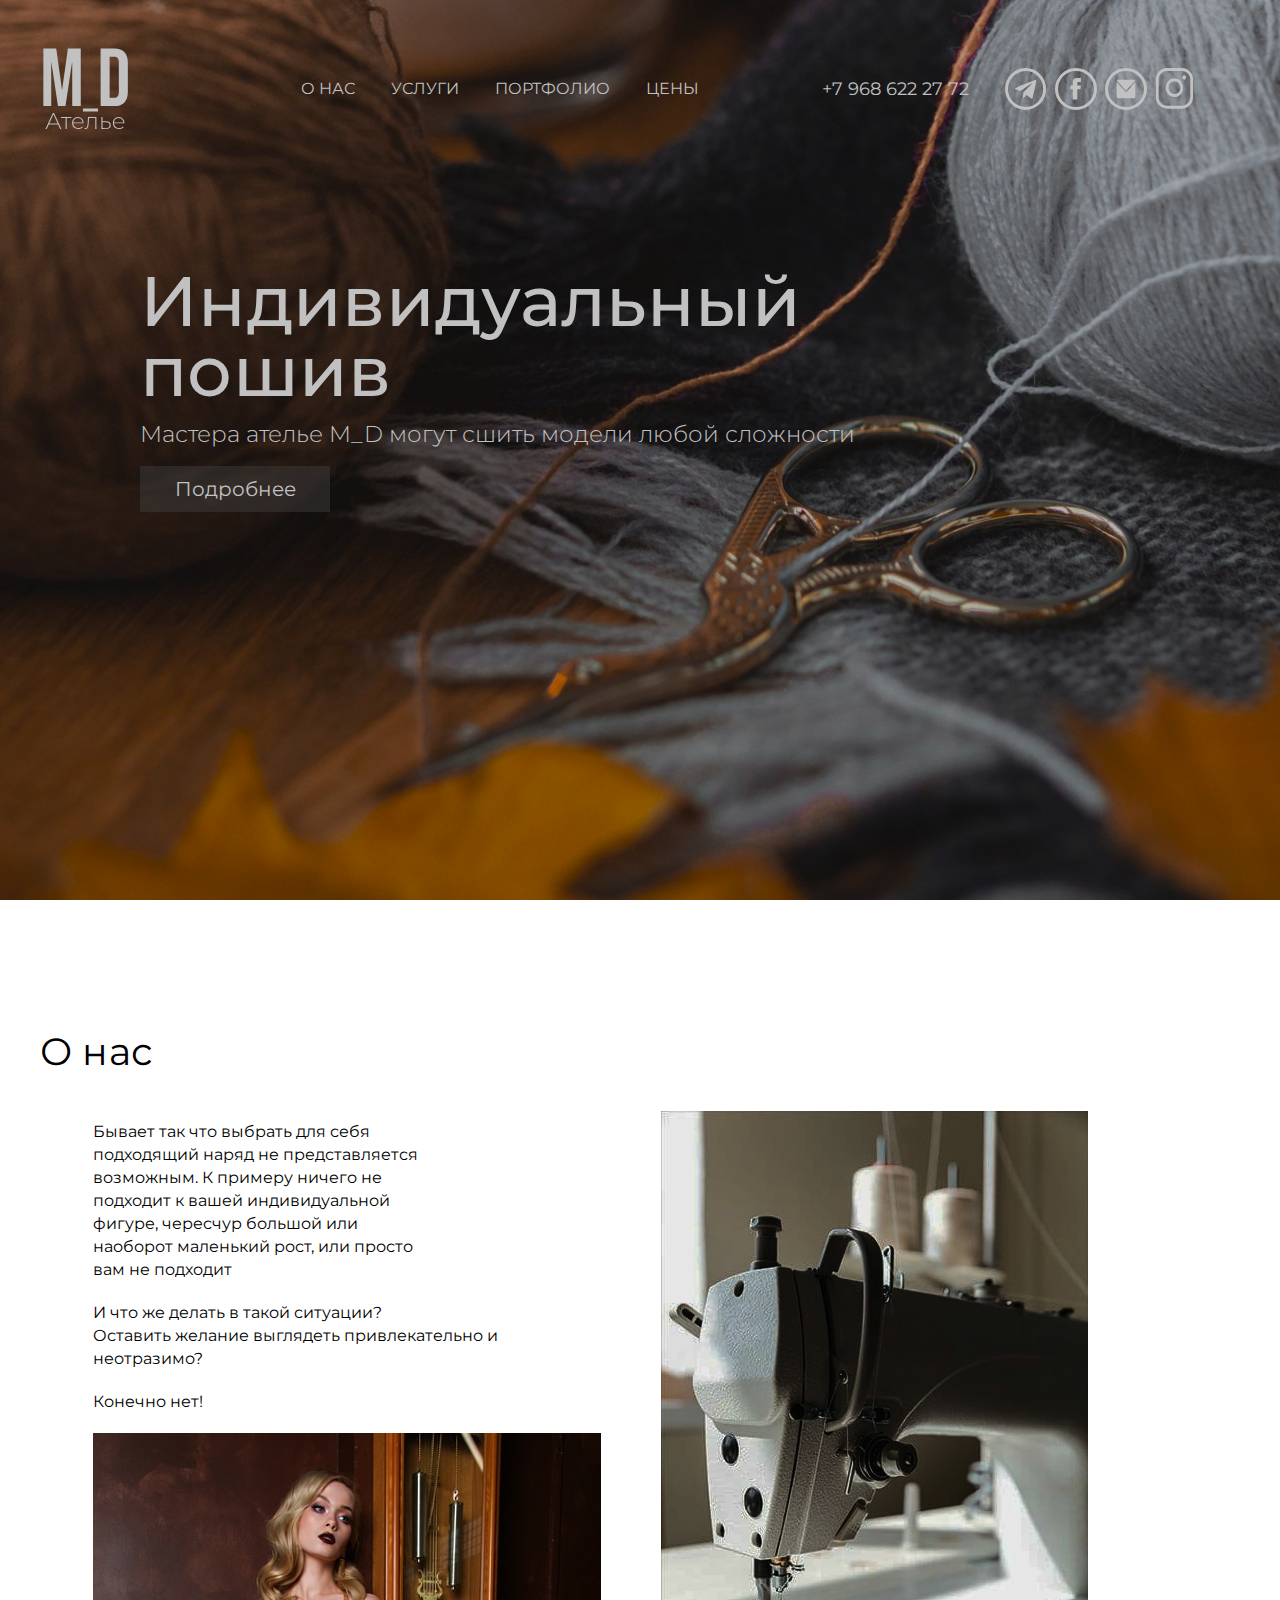
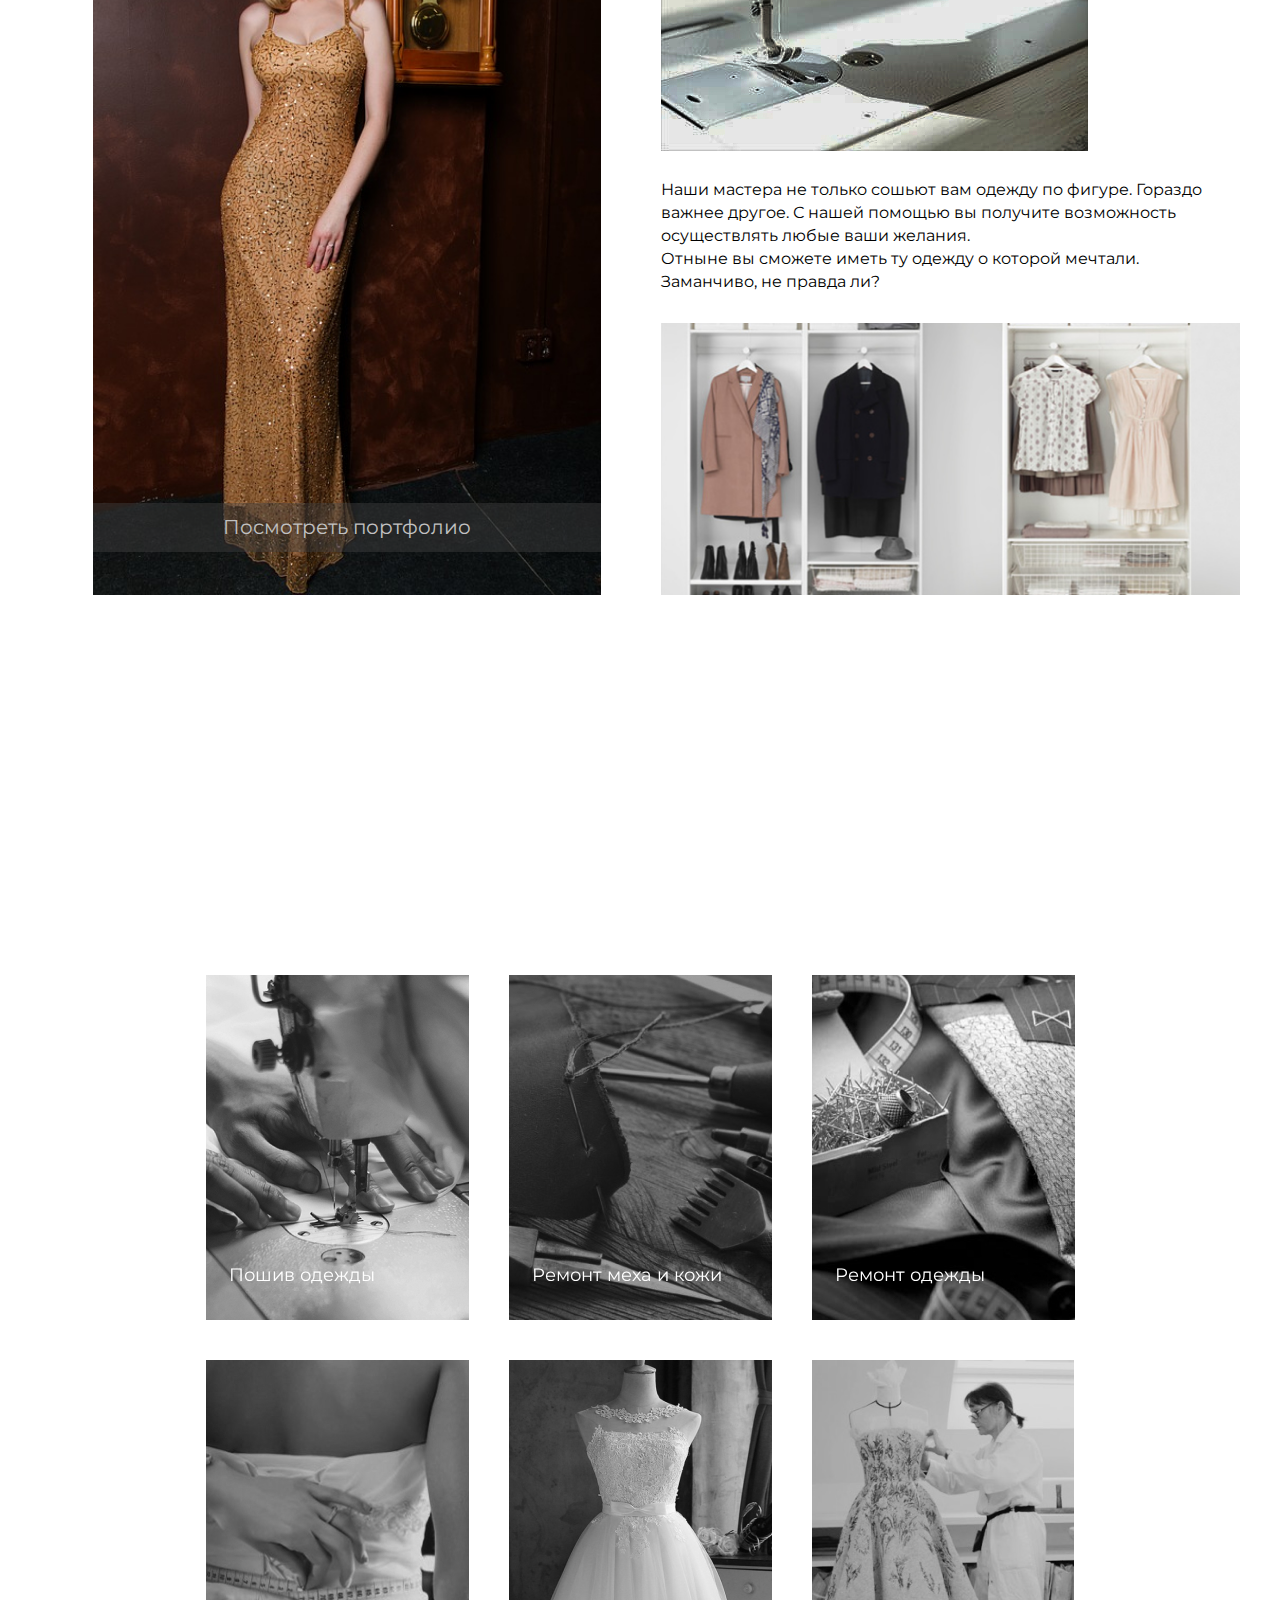
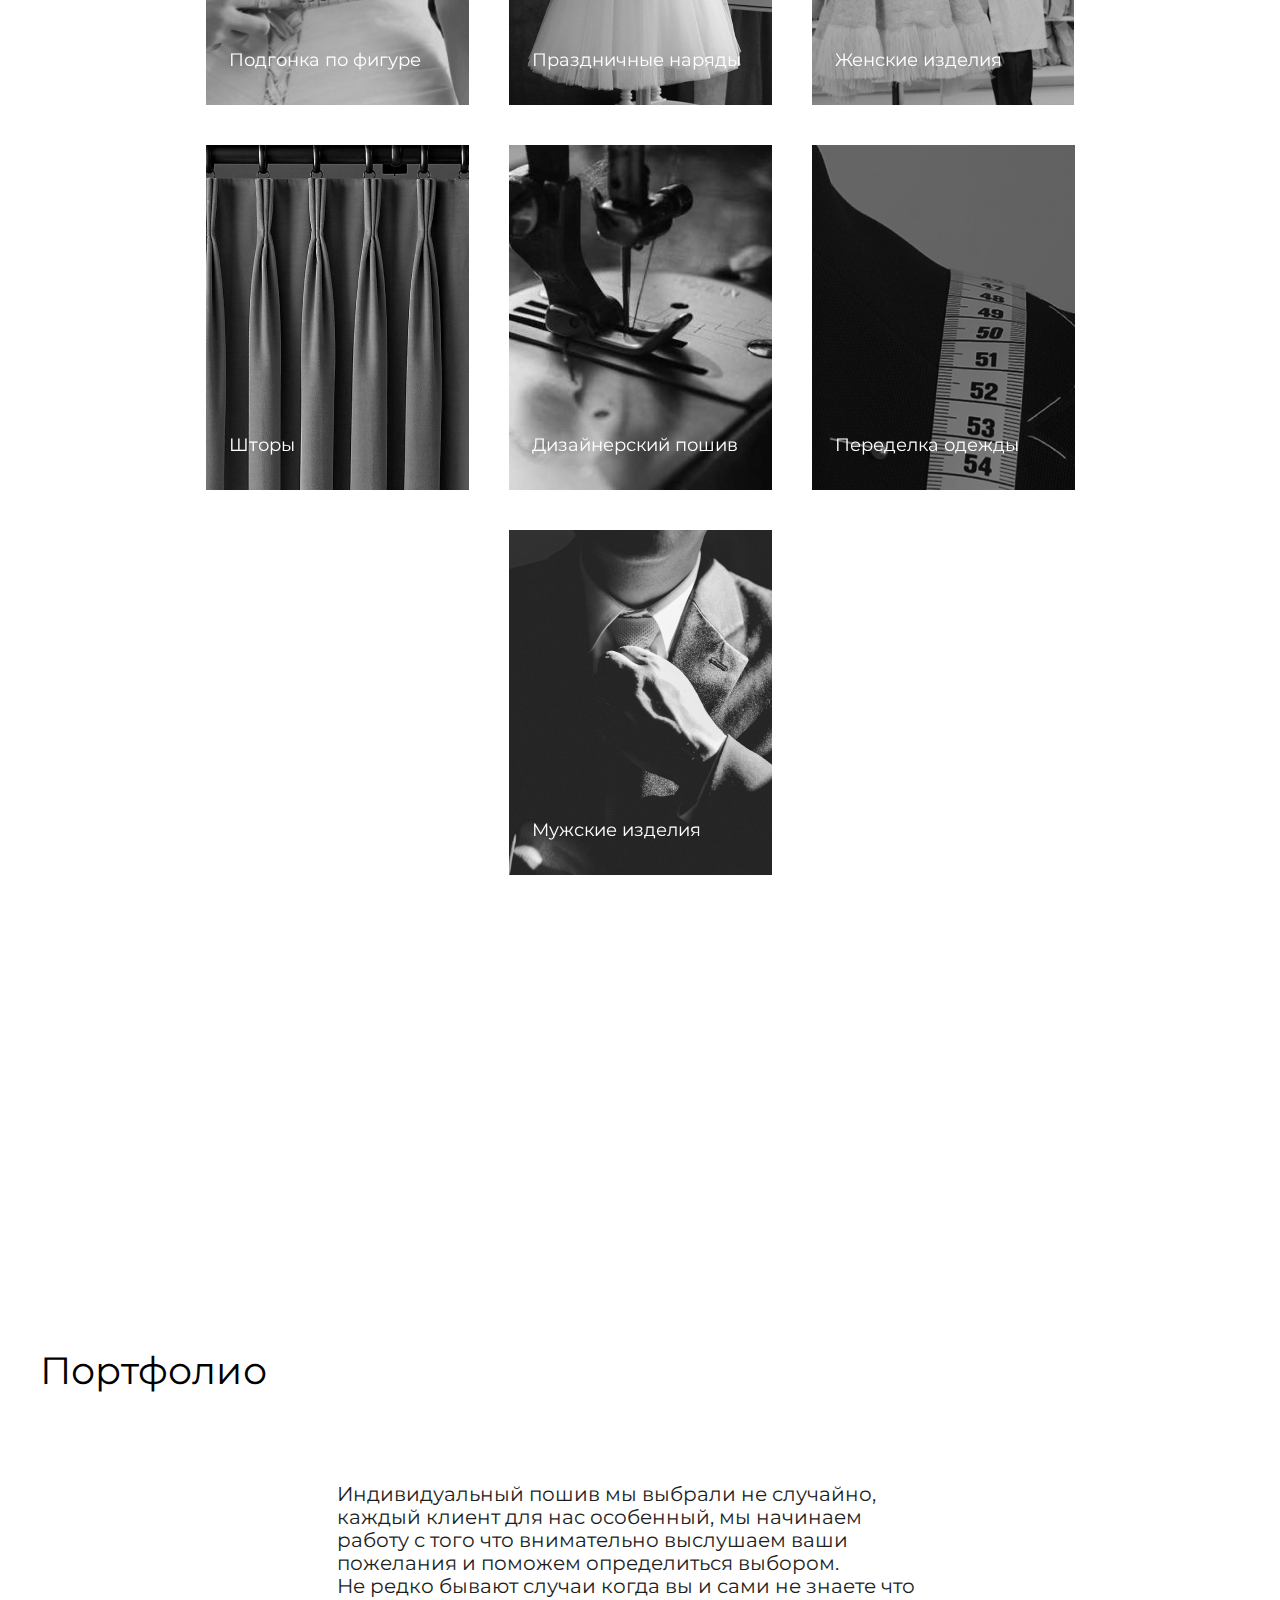
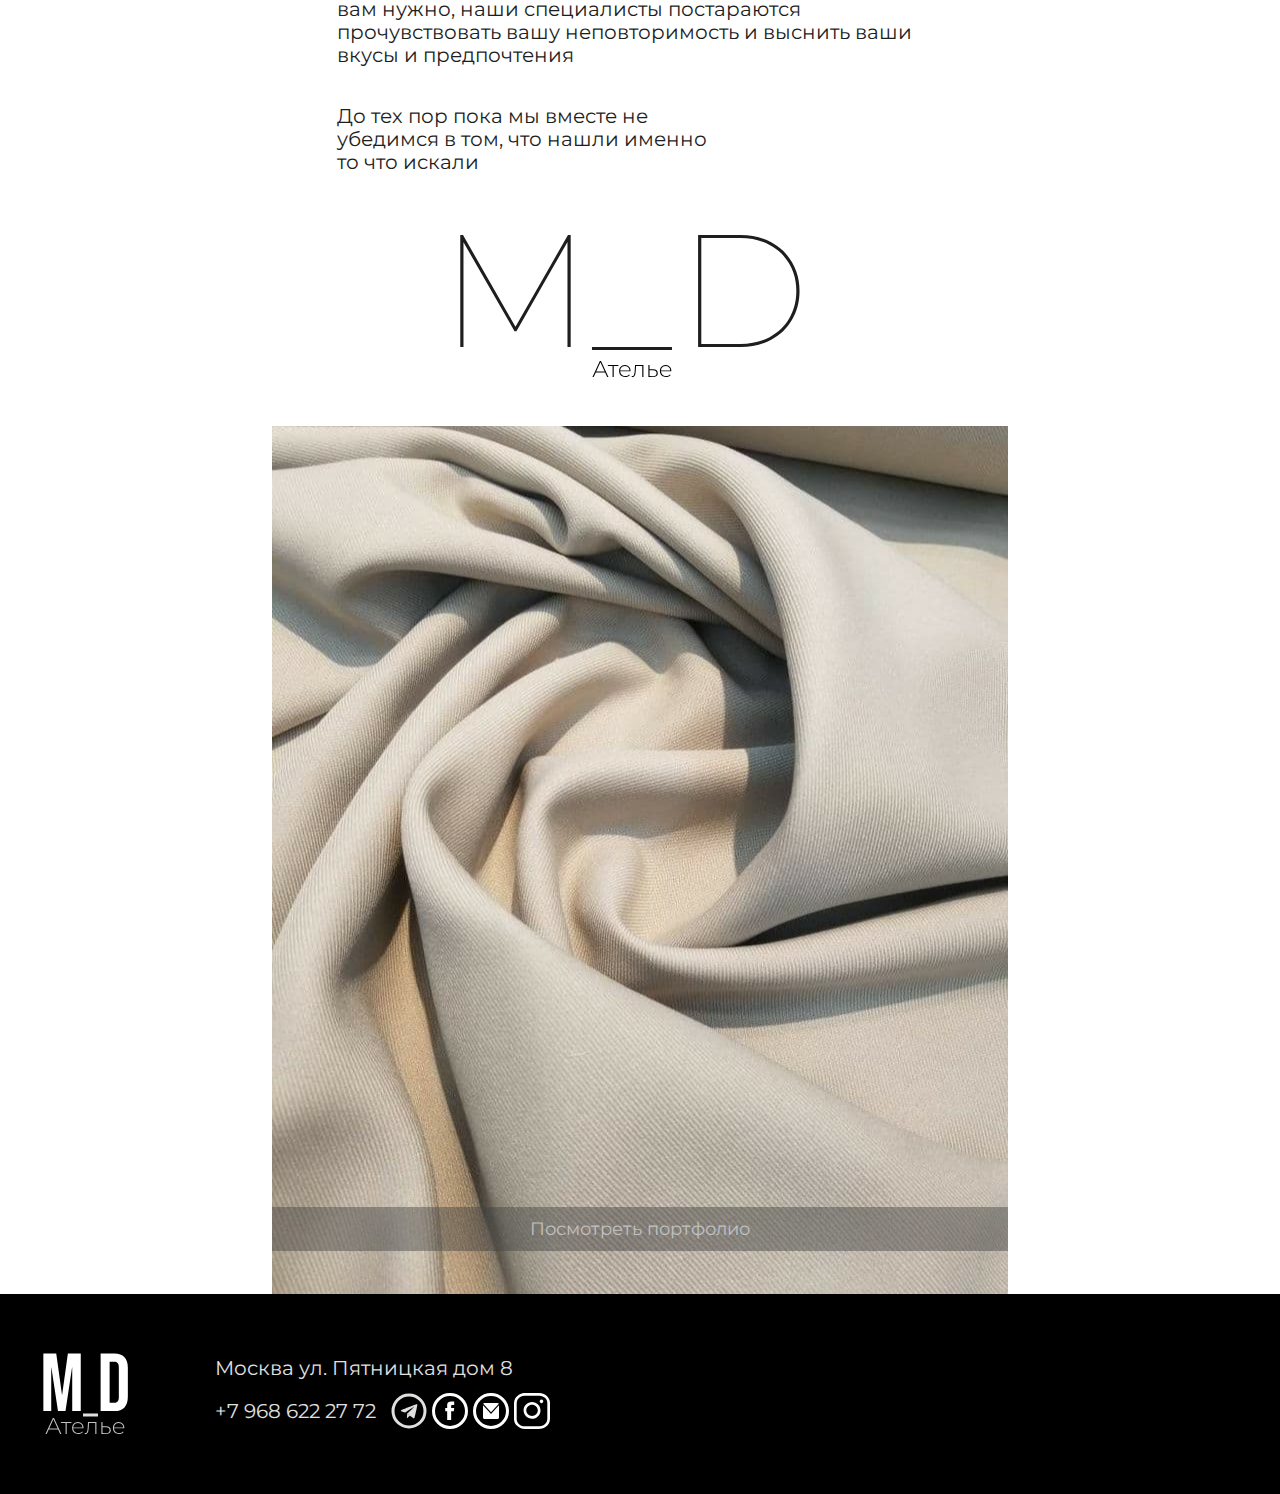
<file: index.html>
<!DOCTYPE html>
<html lang="ru">

<head>
    <meta charset="UTF-8">
    <meta http-equiv="X-UA-Compatible" content="IE=edge">
    <meta name="viewport" content="width=device-width, initial-scale=1.0">
    <title>M_D Ателье</title>
    <link rel="stylesheet" href="./css/reset.css">
    <link rel="stylesheet" href="./css/fonts.css">
    <link rel="stylesheet" href="./css/style.css">
    <link rel="apple-touch-icon" sizes="180x180" href="./favicon/apple-touch-icon.png">
    <link rel="icon" type="image/png" sizes="32x32" href="./favicon/favicon-32x32.png">
    <link rel="icon" type="image/png" sizes="16x16" href="./favicon/favicon-16x16.png">
    <link rel="manifest" href="/site.webmanifest">
    <link rel="mask-icon" href="/safari-pinned-tab.svg" color="#5bbad5">
    <meta name="msapplication-TileColor" content="#da532c">
    <meta name="theme-color" content="#ffffff">
</head>

<body>
    <header class="header">
        <div class="header__bg">
            <div class="header__container">
                <div class="header__top">
                    <div class="logo__block">
                        <a href="#" class="menu-burger">
                            <img class="mobile__menu" src="./img/menu-icon.svg" alt="">
                        </a>
                        <img class="logo" src="./img/logo.svg" alt="">
                    </div>
                    <nav class="header__nav">
                        <ul class="menu header__menu">
                            <li><a href="#about-us" class="menu__item scroll">О нас</a></li>
                            <li><a href="#services" class="menu__item scroll">Услуги</a></li>
                            <li><a href="portfolio.html" class="menu__item">Портфолио</a></li>
                            <li><a href="price.html" class="menu__item">Цены</a></li>
                        </ul>
                    </nav>
                    <div class="header__connection">
                        <a class="phone" href="tel:+79686222772">+7 968 622 27 72</a>
                        <div class="header__messanger">
                            <a class="connection__image" href="https://telegram.me/David_Malaniya"><img class="connection__icon" src="./img/telegram.svg"
                                    alt=""></a>
                            <a class="connection__image" href="https://www.facebook.com/dali.malaniya"><img class="connection__icon" src="./img/facebook.svg"
                                    alt=""></a>
                            <a class="connection__image" href="mailto:malaniya_Dali@mail.ru"><img class="connection__icon" src="./img/mail.svg"
                                    alt=""></a>        
                            <a class="connection__image" href=""><img class="connection__icon" src="./img/instagram.svg"
                                    alt=""></a>
                        </div>
                    </div>
                </div>
                <div class="header__main">
                    <h1 class="header__title">
                        Индивидуальный <br> пошив
                    </h1>
                    <p class="header__subtitle">
                        Мастера ателье M_D могут сшить модели любой сложности
                    </p>
                    <a class="header__link-info scroll" href="#services">
                        Подробнее
                    </a>
                    <img class="mobile__logo" src="./img/logo__mobile.png" alt="" >
                </div>
            </div>
        </div>
    </header>
    <div class="btn__top"> Наверх</div>
    <main class="main">
        <section class="about-us">
            <div class="about-us__container">
                <div class="about-us__block">
                    <h2 class="abous-us__title title" id="about-us">
                        О нас
                    </h2>
                    <div class="about-us__info">
                        <div class="left__info">
                            <p class="left__text">Бывает так что выбрать для себя подходящий наряд не представляется
                                возможным. К примеру ничего не подходит к вашей индивидуальной фигуре, чересчур большой
                                или наоборот маленький рост, или просто вам не подходит</p>
                            <p class="left__text">И что же делать в такой ситуации? <br> Оставить желание выглядеть
                                привлекательно и неотразимо?</p>
                            <p class="left__text"> Конечно нет!</p>
                            <a class="left__image-block" href="./portfolio.html">
                                <img class="left__image" src="./img/Девушка.jpg" alt="">
                                <p class="left__row" href="">Посмотреть портфолио</p>
                            </a>
                        </div>
                        <div class="right__info">
                            <img class="right__image" src="./img/Машинка.jpg" alt="">
                            <p class="right__text">
                                Наши мастера не только сошьют вам одежду по фигуре. Гораздо важнее другое. С нашей
                                помощью вы получите возможность осуществлять любые ваши желания. <br> Отныне вы сможете
                                иметь ту одежду о которой мечтали. Заманчиво, не правда ли?
                            </p>
                            <img class="right__image-last" src="./img/гардероб.png" alt="">
                        </div>
                    </div>
                </div>
            </div>
        </section>

        <section class="services">
            <div class="services-title">
                <h2 class="services__title title" id="services">
                    Услуги
                </h2>
            </div>
            <div class="services__container">
                <div class="services__box">
                    <a href="price.html"  class="services__card">
                        <div class="services__image-box">
                            <img class="services__image" src="./img/s1.jpg" alt="">
                        </div>
                        <p class="card__name">Пошив одежды</p>
                        <a href="price.html"  class="services__card">
                            <div class="services__image-box">
                            <img class="services__image" src="./img/s2.jpg" alt="">
                        </div>
                        <p class="card__name">Ремонт меха и кожи</p>
                    </a>
                    <a href="price.html"  class="services__card">
                        <div class="services__image-box">
                            <img class="services__image" src="./img/s3.jpg" alt="">
                        </div>
                        <p class="card__name">Ремонт одежды</p>
                    </a>
                    <a href="price.html"  class="services__card">
                        <div class="services__image-box">
                            <img class="services__image" src="./img/s4.jpg" alt="">
                        </div>
                        <p class="card__name">Подгонка по фигуре</p>
                    </a>
                    <a href="price.html"  class="services__card">
                        <div class="services__image-box">
                            <img class="services__image" src="./img/s5.jpg" alt="">
                        </div>
                        <p class="card__name">Праздничные наряды</p>
                    </a>
                    <a href="price.html"  class="services__card">
                        <div class="services__image-box">
                            <img class="services__image" src="./img/s6.jpg" alt="">
                        </div>
                        <p class="card__name">Женские изделия</p>
                    </a>
                    <a href="price.html"  class="services__card">
                        <div class="services__image-box">
                            <img class="services__image" src="./img/s7.jpg" alt="">
                        </div>
                        <p class="card__name">Шторы</p>
                    </a>
                    <a href="price.html"  class="services__card">
                        <div class="services__image-box">
                            <img class="services__image" src="./img/s8.jpg" alt="">
                        </div>
                        <p class="card__name">Дизайнерский пошив</p>
                    </a>
                    <a href="price.html"  class="services__card">
                        <div class="services__image-box">
                            <img class="services__image" src="./img/s9.jpg" alt="">
                        </div>
                        <p class="card__name">Переделка одежды</p>
                    </a>
                    <a href="price.html"  class="services__card">
                        <div class="services__image-box">
                            <img class="services__image" src="./img/s10.jpg" alt="">
                        </div>
                        <p class="card__name">Мужские изделия</p>
                    </a>
                </div>
                <p class="services__text">
                    Мы специализируемся на оказании широкого спектра услуг как для корпоративных клиентов так и для
                    частных лиц
                </p>
            </div>
        </section>

        <section class="portfolio" id="portfolio">
            <div class="portfolio-title">
                <h2 class="portfolio__title title">
                    Портфолио
                </h2>
            </div>
            <div class="portfolio__box">
                <div class="portfolio__info">
                    <article class="portfolio__main-text">
                        Индивидуальный пошив мы выбрали не случайно,
                        каждый клиент для нас особенный, мы начинаем работу с того что внимательно выслушаем ваши
                        пожелания и поможем определиться выбором. <br> Не редко бывают случаи когда вы и сами не знаете
                        что вам нужно, наши специалисты постараются прочувствовать вашу неповторимость и выснить ваши
                        вкусы и предпочтения
                    </article>
                    <article class="portfolio__text">
                        До тех пор пока мы вместе не убедимся в том, что нашли именно то что искали
                    </article>
                    <img class="portfolio__logo" src="./img/logo__bold.svg" alt="">
                </div>
                <a href="./portfolio.html" class="portfolio__image-block">
                    <img class="portfolio__image" src="./img/portfolio.jpg" alt="">
                    <p class="portfolio__link">
                        Посмотреть портфолио
                    </p>
                </a>
            </div>
        </section>
    </main>

    <footer class="footer">
        <div class="footer__container">
            <div class="footer__box">
                <img class="footer__logo" src="./img/logo__white.svg" alt="">
                <div class="footer__contacts">
                    <p class="adress">
                        Москва ул. Пятницкая дом 8
                    </p>
                    <div class="footer__messanger">
                        <a class="footer__phone" href="tel:+79686222772">+7 968 622 27 72</a>
                        <div class="footer__messanger-icon">
                            <a class="footer__icons" href="https://telegram.me/David_Malaniya"><img class="footer__icon" src="./img/tl.svg" alt=""></a>
                            <a class="footer__icons" href="https://www.facebook.com/dali.malaniya"><img class="footer__icon" src="./img/fc.svg" alt=""></a>
                            <a class="footer__icons" href="mailto:malaniya_Dali@mail.ru"><img class="footer__icon" src="./img/ml.svg" alt=""></a>
                            <a class="footer__icons" href=""><img class="footer__icon" src="./img/inst.svg" alt=""></a>
                        </div>
                    </div>
                </div>
            </div>
        </div>
    </footer>
    <script src="https://code.jquery.com/jquery-3.3.1.min.js"></script>
    <script src="./script.js"></script>
</body>

</html>
</file>
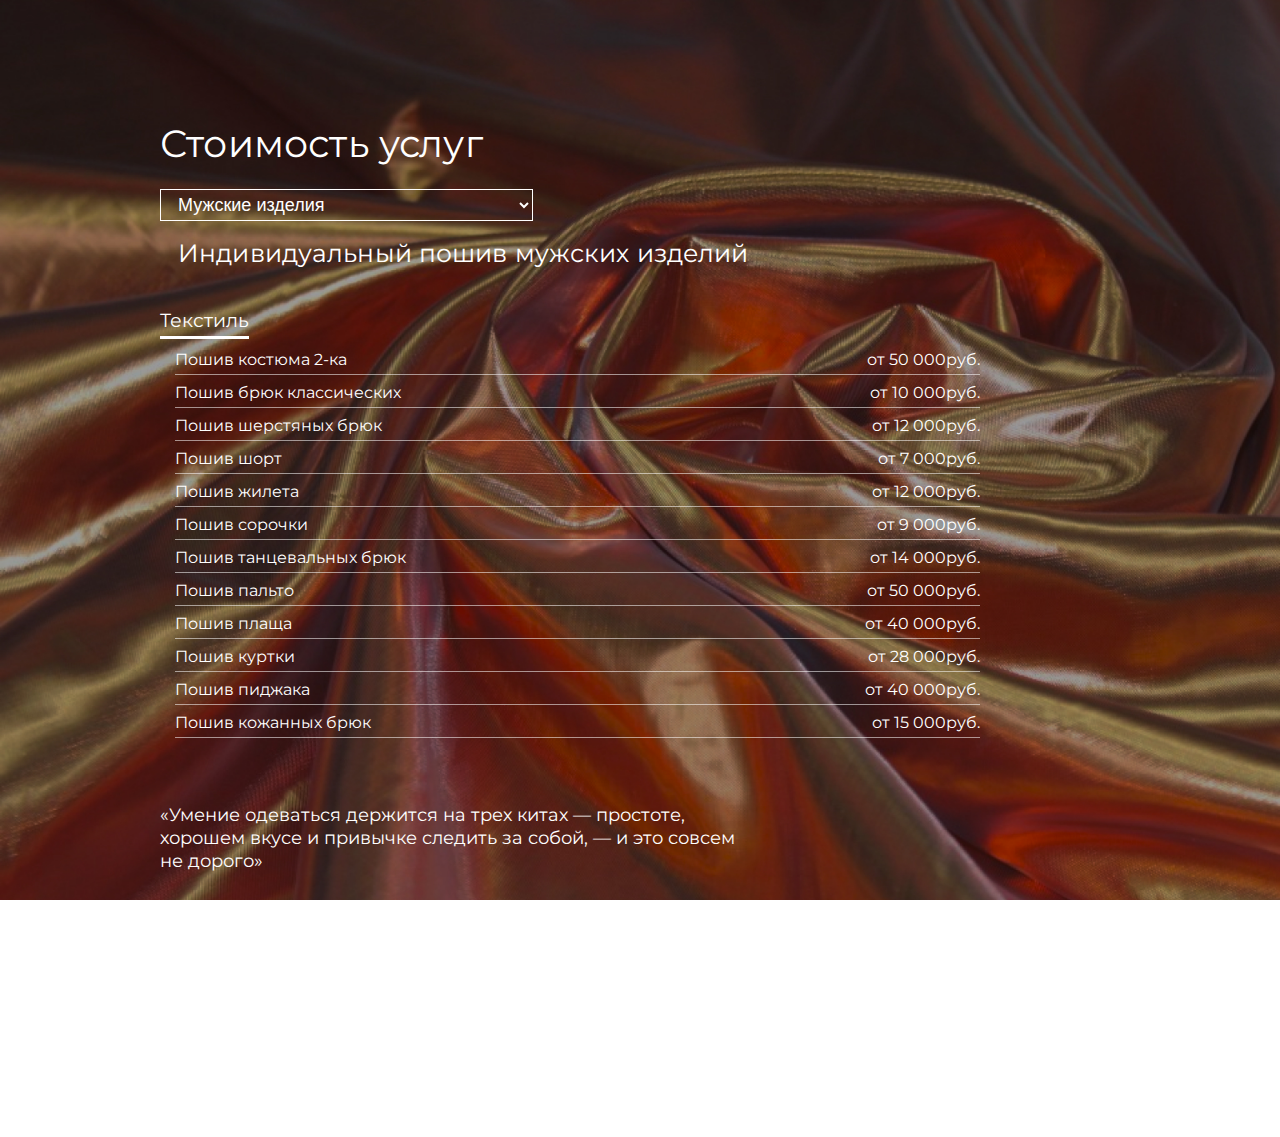
<file: price.html>
<!DOCTYPE html>
<html lang="ru">

<head>
    <meta charset="UTF-8">
    <meta http-equiv="X-UA-Compatible" content="IE=edge">
    <meta name="viewport" content="width=device-width, initial-scale=1.0">
    <title>M_D Ателье</title>
    <link rel="stylesheet" href="./css/reset.css">
    <link rel="stylesheet" href="./css/fonts.css">
    <link rel="stylesheet" href="./css/price.css">
    <link rel="apple-touch-icon" sizes="180x180" href="./favicon/apple-touch-icon.png">
    <link rel="icon" type="image/png" sizes="32x32" href="./favicon/favicon-32x32.png">
    <link rel="icon" type="image/png" sizes="16x16" href="./favicon/favicon-16x16.png">
    <link rel="manifest" href="/site.webmanifest">
    <link rel="mask-icon" href="/safari-pinned-tab.svg" color="#5bbad5">
    <meta name="msapplication-TileColor" content="#da532c">
    <meta name="theme-color" content="#ffffff">
</head>

<body>
    <section class="price">
        <div class="price__container wrapper">
            <div class="price__box menu">
                <h1 class="price__title">
                    Стоимость услуг
                </h1>
                <select class="select__services" id="name">
                        <option class="services__name" value="men">Мужские изделия</option>
                    <option class="services__name" value="reduction">Ремонт меха и кожи</option>
                    <option class="services__name" value="repair">Ремонт одежды</option>
                    <option class="services__name" value="fit">Подгонка по фигуре</option>
                    <option class="services__name" value="women">Женские изделия</option>
                    <option class="services__name" value="curtains">Шторы</option>
                    <option class="services__name" value="designer">Дизайнерский пошив</option>
                    <option class="services__name" value="alteration">Переделка одежды</option>
                    <option class="services__name" value="all">Пошив одежды</option>
                </select>
                <div class="price__list-box content">
                    <div class="price__select data" id="men">
                        <h2 class="list__title">
                            Индивидуальный пошив мужских изделий
                        </h2>
                        <ul class="price__list">
                            <li class="list__element-title">
                                <p class="element__subtitle">
                                    Текстиль
                                </p>
                                <p class="price__item">
                                </p>
                            </li>
                            <li class="list__element">
                                <p>
                                    Пошив костюма 2-ка
                                </p>
                                <p class="price__item">
                                    от 50 000руб.
                                </p>
                            </li>
                            <li class="list__element">
                                <p>
                                    Пошив брюк классических
                                </p>
                                <p class="price__item">
                                    от 10 000руб.
                                </p>
                            </li>
                            <li class="list__element">
                                <p>
                                    Пошив шерстяных брюк
                                </p>
                                <p class="price__item">
                                    от 12 000руб.
                                </p>
                            </li>
                            <li class="list__element">
                                <p>
                                    Пошив шорт
                                </p>
                                <p class="price__item">
                                    от 7 000руб.
                                </p>
                            </li>
                            <li class="list__element">
                                <p>
                                    Пошив жилета
                                </p>
                                <p class="price__item">
                                    от 12 000руб.
                                </p>
                            </li>
                            <li class="list__element">
                                <p>
                                    Пошив сорочки
                                </p>
                                <p class="price__item">
                                    от 9 000руб.
                                </p>
                            </li>
                            <li class="list__element">
                                <p>
                                    Пошив танцевальных брюк
                                </p>
                                <p class="price__item">
                                    от 14 000руб.
                                </p>
                            </li>
                            <li class="list__element">
                                <p>
                                    Пошив пальто
                                </p>
                                <p class="price__item">
                                    от 50 000руб.
                                </p>
                            </li>
                            <li class="list__element">
                                <p>
                                    Пошив плаща
                                </p>
                                <p class="price__item">
                                    от 40 000руб.
                                </p>
                            </li>
                            <li class="list__element">
                                <p>
                                    Пошив куртки
                                </p>
                                <p class="price__item">
                                    от 28 000руб.
                                </p>
                            </li>
                            <li class="list__element">
                                <p>
                                    Пошив пиджака
                                </p>
                                <p class="price__item">
                                    от 40 000руб.
                                </p>
                            </li>
                            <li class="list__element">
                                <p>
                                    Пошив кожанных брюк
                                </p>
                                <p class="price__item">
                                    от 15 000руб.
                                </p>
                            </li>
                        </ul>
                    </div>
                    <div class="price__select data" id="reduction">
                        <h2 class="list__title">
                            Ремонт меха и кожи 
                        </h2>
                        <ul class="price__list">
                            <li class="list__element-title">
                                <p class="element__subtitle">
                                    Укоротить изделие Мех
                                </p>
                                <p class="price__item">
                                </p>
                            </li>
                            <li class="list__element">
                                <p>
                                    Жилет, полушубок, шуба
                                </p>
                                <p class="price__item">
                                    от 3 500руб.
                                </p>
                            </li>
                            <li class="list__element">
                                <p>
                                    Дублёнка
                                </p>
                                <p class="price__item">
                                    от 2 500руб.
                                </p>
                            </li>
                            <li class="list__element-title">
                                <p class="element__subtitle">
                                    Укоротить изделие Кожа
                                </p>
                                <p class="price__item">
                                </p>
                            </li>
                            <li class="list__element">
                                <p>
                                    Юбка, Брюки, Пиджак, Куртка, Плащ
                                </p>
                                <p class="price__item">
                                    от 2 200руб.
                                </p>
                            </li>
                            <li class="list__element-title">
                                <p class="element__subtitle">
                                    Укоротить рукава Мех
                                </p>
                                <p class="price__item">
                                </p>
                            </li>
                            <li class="list__element">
                                <p>
                                    Жилет, полушубок, шуба
                                </p>
                                <p class="price__item">
                                    от 2500руб.
                                </p>
                            </li>
                            <li class="list__element">
                                <p>
                                    Дублёнка    
                                </p>
                                <p class="price__item">
                                    от 1 500руб.
                                </p>
                            </li>
                            <li class="list__element-title">
                                <p class="element__subtitle">
                                    Укоротить рукава Кожа
                                </p>
                                <p class="price__item">
                                </p>
                            </li>
                            <li class="list__element">
                                <p>
                                    Юбка, Брюки, Пиджак, Куртка, Плащ
                                </p>
                                <p class="price__item">
                                    от 1 500руб.
                                </p>
                            </li>
                            <li class="list__element-title">
                                <p class="element__subtitle">
                                    Замена подкладки - Мех
                                </p>
                                <p class="price__item">
                                </p>
                            </li>
                            <li class="list__element">
                                <p>
                                    Жилет, полушубок, шуба
                                </p>
                                <p class="price__item">
                                    от 3 500руб.
                                </p>
                            </li>
                            <li class="list__element-title">
                                <p class="element__subtitle">
                                    Замена клипсы, крючка - Мех
                                </p>
                                <p class="price__item">
                                </p>
                            </li>
                            <li class="list__element">
                                <p>
                                    Замена клипсы, крючка
                                </p>
                                <p class="price__item">
                                    500руб
                                </p>
                            </li>
                        </ul>
                    </div>
                    <div class="price__select data" id="repair">
                        <h2 class="list__title">
                            Ремонт одежды
                        </h2>
                        <ul class="price__list">
                            <li class="list__element-title">
                                <p class="element__subtitle">
                                    Брюки, джинсы 
                                </p>
                                <p class="price__item">
                                </p>
                            </li>
                            <li class="list__element">
                                <p>
                                    Устранить дырки (машинная штопка)
                                </p>
                                <p class="price__item">
                                    от 710 руб. / элемент
                                </p>
                            </li>
                            <li class="list__element">
                                <p>
                                    Устранить дырки на брюках (художественная штопка)
                                </p>
                                <p class="price__item">
                                    от 2 880 руб. / элемент
                                </p>
                            </li>
                            <li class="list__element">
                                <p>
                                    Переоформить карман
                                </p>
                                <p class="price__item">
                                    от 1 340 руб. / штука
                                </p>
                            </li>
                            <li class="list__element">
                                <p>
                                    Заменить мешковину кармана
                                </p>
                                <p class="price__item">
                                    от 820 руб. / штука
                                </p>
                            </li>
                            <li class="list__element">
                                <p>
                                    Пробить петлю
                                </p>
                                <p class="price__item">
                                    от 130 руб. / штука
                                </p>
                            </li>
                            <li class="list__element">
                                <p>
                                    Пришить пуговицу, крючок
                                </p>
                                <p class="price__item">
                                    от 80 руб. / штука
                                </p>
                            </li>
                            <li class="list__element-title">
                                <p class="element__subtitle">
                                    Куртка, пальто, плащ  
                                </p>
                                <p class="price__item">
                                </p>
                            </li>
                            <li class="list__element">
                                <p>
                                    Пришить пуговицу
                                </p>
                                <p class="price__item">
                                    от 160 руб. / штука
                                </p>
                            </li>
                            <li class="list__element">
                                <p>
                                    Создать глазковую петлю вручную 
                                </p>
                                <p class="price__item">
                                    от 1 430 руб. / штука
                                </p>
                            </li>
                            <li class="list__element">
                                <p>
                                    Пробить прямоугольную петлю                                
                                </p>
                                <p class="price__item">
                                    от 200 руб. / штука 
                                </p>
                            </li>
                            <li class="list__element">
                                <p>
                                    Заменить мешковину кармана
                                </p>
                                <p class="price__item">
                                    от 1 460 руб. / штука
                                </p>
                            </li>
                            <li class="list__element">
                                <p>
                                    Переоформить карман
                                </p>
                                <p class="price__item">
                                    от 2 830 руб. / штука
                                </p>
                            </li>
                            <li class="list__element">
                                <p>
                                    Заменить трикотажную резинку
                                </p>
                                <p class="price__item">
                                    от 2 720 руб. / элемент
                                </p>
                            </li>
                            <li class="list__element">
                                <p>
                                    Заменить, создать манжеты
                                </p>
                                <p class="price__item">
                                    от 3 800 руб. / пара
                                </p>
                            </li>
                            <li class="list__element">
                                <p>
                                    Нашить налокотники
                                </p>
                                <p class="price__item">
                                    от 6 990 руб. / пара
                                </p>
                            </li>
                            <li class="list__element">
                                <p>
                                    Устранить порывы, прожоги
                                </p>
                                <p class="price__item">
                                    от 2 480 руб. / элемент
                                </p>
                            </li>
                            <li class="list__element">
                                <p>
                                    Пошив/замена воротника
                                </p>
                                <p class="price__item">
                                    от 5 450 руб. / изделие
                                </p>
                            </li>
                            <li class="list__element">
                                <p>
                                    Пошив/замена манжет
                                </p>
                                <p class="price__item">
                                    от 5 130 руб. / изделие
                                </p>
                            </li>
                            <li class="list__element">
                                <p>
                                    Пошив/замена рукавов
                                </p>
                                <p class="price__item">
                                    от 18 010 руб. / изделие    
                                </p>
                            </li>
                            <li class="list__element">
                                <p>
                                    Заменить трикотажную резинку
                                </p>
                                <p class="price__item">
                                    от 2 720 руб. / элемент
                                </p>
                            </li>
                            <li class="list__element-title">
                                <p class="element__subtitle">
                                    Пуховик
                                </p>
                                <p class="price__item">
                                </p>
                            </li>
                            <li class="list__element">
                                <p>
                                    Устранить порывы, прожоги
                                </p>
                                <p class="price__item">
                                    от 2 410 руб. / элемент
                                </p>
                            </li>
                            <li class="list__element">
                                <p>
                                    Заменить, создать манжеты
                                </p>
                                <p class="price__item">
                                    от 4 420 руб. / пара
                                </p>
                            </li>
                            <li class="list__element">
                                <p>
                                    Заменить трикотажную резинку
                                </p>
                                <p class="price__item">
                                    от 3 090 руб. / элемент
                                </p>
                            </li>
                            <li class="list__element">
                                <p>
                                    Переоформить карман
                                </p>
                                <p class="price__item">
                                    от 2 830 руб. / штука
                                </p>
                            </li>
                            <li class="list__element">
                                <p>
                                    Заменить мешковину кармана
                                </p>
                                <p class="price__item">
                                    от 1 460 руб. / штука
                                </p>
                            </li>
                            <li class="list__element-title">
                                <p class="element__subtitle">
                                    Платье, сарафан, комбинезон 
                                </p>
                                <p class="price__item">
                                </p>
                            </li>
                            <li class="list__element">
                                <p>
                                    Устранить порывы, прожоги
                                </p>
                                <p class="price__item">
                                    от 950 руб. / элемент
                                </p>
                            </li>
                            <li class="list__element">
                                <p>
                                    Изменение выреза декольте
                                </p>
                                <p class="price__item">
                                    от 1 890 руб. / изделие
                                </p>
                            </li>
                            <li class="list__element-title">
                                <p class="element__subtitle">
                                    Пиджак, жакет 
                                </p>
                                <p class="price__item">
                                </p>
                            </li>
                            <li class="list__element">
                                <p>
                                    Устранить порывы, прожоги
                                </p>
                                <p class="price__item">
                                    от 2 690 руб. / элемент
                                </p>
                            </li>
                            <li class="list__element">
                                <p>
                                    Нашить налокотники
                                </p>
                                <p class="price__item">
                                    от 5 230 руб. / пара
                                </p>
                            </li>
                            <li class="list__element">
                                <p>
                                    Переоформить карман
                                </p>
                                <p class="price__item">
                                    от 2 020 руб. / штука
                                </p>
                            </li>
                            <li class="list__element">
                                <p>
                                    Заменить мешковину кармана
                                </p>
                                <p class="price__item">
                                    от 820 руб. / штука
                                </p>
                            </li>
                            <li class="list__element">
                                <p>
                                    Пробить прямоугольную петлю
                                </p>
                                <p class="price__item">
                                    от 130 руб. / штука
                                </p>
                            </li>
                            <li class="list__element">
                                <p>
                                    Создать глазковую петлю вручную
                                </p>
                                <p class="price__item">
                                    от 1 430 руб. / штука
                                </p>
                            </li>
                            <li class="list__element">
                                <p>
                                    Пришить пуговицу
                                </p>
                                <p class="price__item">
                                    от 160 руб. / штука
                                </p>
                            </li>
                            <!--Рубашка, блузка------------------------------------------------------------------------------------------------------------------------------>

                            <li class="list__element-title">
                                <p class="element__subtitle">
                                    Рубашка, блузка
                                </p>
                                <p class="price__item">
                                </p>
                            </li>
                            <li class="list__element">
                                <p>
                                    Устранить порывы, прожоги
                                </p>
                                <p class="price__item">
                                    от 950 руб. / элемент
                                </p>
                            </li>
                            <li class="list__element">
                                <p>
                                    Нашить налокотники
                                </p>
                                <p class="price__item">
                                    от 3 760 руб. / пара
                                </p>
                            </li>
                            <li class="list__element">
                                <p>
                                    Пробить петлю
                                </p>
                                <p class="price__item">
                                    от 130 руб. / штука
                                </p>
                            </li>
                            <li class="list__element">
                                <p>
                                    Пришить пуговицу
                                </p>
                                <p class="price__item">
                                    от 80 руб. / штука
                                </p>
                            </li>
                            <li class="list__element">
                                <p>
                                    Пошив/замена воротника
                                </p>
                                <p class="price__item">
                                    от 4 190 руб. / изделие
                                </p>
                            </li>
                            <li class="list__element">
                                <p>
                                    Пошив/замена манжет
                                </p>
                                <p class="price__item">
                                    от 3 030 руб. / изделие
                                </p>
                            </li>
                            <li class="list__element">
                                <p>
                                    Пошив/замена рукавов
                                </p>
                                <p class="price__item">
                                    от 10 230 руб. / изделие
                                </p>
                            </li>
                            <!--Купальник, нижнее белье------------------------------------------------------------------------------------------------------------------------------>

                            <li class="list__element-title">
                                <p class="element__subtitle">
                                    Купальник, нижнее белье
                                </p>
                                <p class="price__item">
                                </p>
                            </li>
                            <li class="list__element">
                                <p>
                                    Поставить, заменить чашечки
                                </p>
                                <p class="price__item">
                                    от 1 620 руб. / пара
                                </p>
                            </li>
                            <li class="list__element">
                                <p>
                                    Заменить резинки в срезах
                                </p>
                                <p class="price__item">
                                    от 4 300 руб. / штука
                                </p>
                            </li>
                            <li class="list__element">
                                <p>
                                    Восстановить кружево
                                </p>
                                <p class="price__item">
                                    от 720 руб. / штука
                                </p>
                            </li>
                               <!--Свадебное платьее------------------------------------------------------------------------------------------------------------------------------>

                               <li class="list__element-title">
                                <p class="element__subtitle">
                                    Свадебное платье
                                </p>
                                <p class="price__item">
                                </p>
                            </li>
                            <li class="list__element">
                                <p>
                                    Устранить порывы, прожоги
                                </p>
                                <p class="price__item">
                                    от 1 510 руб. / элемент
                                </p>
                            </li>
                            <li class="list__element">
                                <p>
                                    Восстановить кружево
                                </p>
                                <p class="price__item">
                                    от 720 руб. / сантиметр
                                </p>
                            </li>
                            <li class="list__element">
                                <p>
                                    Пришить пуговицу, крючок
                                </p>
                                <p class="price__item">
                                    от 80 руб. / штука
                                </p>
                            </li>
                            <!--Юбка------------------------------------------------------------------------------------------------------------------------------>

                            <li class="list__element-title">
                                <p class="element__subtitle">
                                    Юбка
                                </p>
                                <p class="price__item">
                                </p>
                            </li>
                            <li class="list__element">
                                <p>
                                    Устранить порывы, прожоги
                                </p>
                                <p class="price__item">
                                    от 950 руб. / элемент
                                </p>
                            </li>
                            <li class="list__element">
                                <p>
                                    Пробить петлю
                                </p>
                                <p class="price__item">
                                    от 130 руб. / штука
                                </p>
                            </li>
                            <li class="list__element">
                                <p>
                                    Пришить пуговицу, крючок
                                </p>
                                <p class="price__item">
                                    от 80 руб. / штука
                                </p>
                            </li>
                            <!-- Джемпер, свитер, футболка------------------------------------------------------------------------------------------------------------------------------>

                            <li class="list__element-title">
                                <p class="element__subtitle">
                                    Джемпер, свитер, футболка
                                </p>
                                <p class="price__item">
                                </p>
                            </li>
                            <li class="list__element">
                                <p>
                                    Устранить дырку размером 0,5*0,5 см
                                </p>
                                <p class="price__item">
                                    от 1 990 руб. / штука
                                </p>
                            </li>
                            <li class="list__element">
                                <p>
                                    Восстановить шов по горловине
                                </p>
                                <p class="price__item">
                                    от 650 руб. / сантиметр
                                </p>
                            </li>
                            <li class="list__element">
                                <p>
                                    Поднять петли
                                </p>
                                <p class="price__item">
                                    от 910 руб. / сантиметр
                                </p>
                            </li>
                            <li class="list__element">
                                <p>
                                    Устранить затяжку без разрыва нити
                                </p>
                                <p class="price__item">
                                    от 190 руб. / сантиметр
                                </p>
                            </li>
                            <li class="list__element">
                                <p>
                                    Нашить налокотники
                                </p>
                                <p class="price__item">
                                    от 4 550 руб. / пара
                                </p>
                            </li>
                             <!-- Спортивная одежда------------------------------------------------------------------------------------------------------------------------------>

                             <li class="list__element-title">
                                <p class="element__subtitle">
                                    Спортивная одежда
                                </p>
                                <p class="price__item">
                                </p>
                            </li>
                            <li class="list__element">
                                <p>
                                    Устранить порывы
                                </p>
                                <p class="price__item">
                                    от 950 руб. / элемент
                                </p>
                            </li>
                              <!-- Кожаная куртка, пальто, пиджак ------------------------------------------------------------------------------------------------------------------------------>

                              <li class="list__element-title">
                                <p class="element__subtitle">
                                    Кожаная куртка, пальто, пиджак 
                                </p>
                                <p class="price__item">
                                </p>
                            </li>
                            <li class="list__element">
                                <p>
                                    Устранить порывы
                                </p>
                                <p class="price__item">
                                    от 2 180 руб. / элемент
                                </p>
                            </li>
                            <li class="list__element">
                                <p>
                                    Заменить трикотажную резинку на куртке
                                </p>
                                <p class="price__item">
                                    от 5 130 руб. / штука
                                </p>
                            </li>
                            <li class="list__element">
                                <p>
                                    Заменить кожаный воротник
                                </p>
                                <p class="price__item">
                                    от 7 190 руб. / штука
                                </p>
                            </li>
                             <!-- Дубленка ------------------------------------------------------------------------------------------------------------------------------>

                             <li class="list__element-title">
                                <p class="element__subtitle">
                                    Дубленка 
                                </p>
                                <p class="price__item">
                                </p>
                            </li>
                            <li class="list__element">
                                <p>
                                    Устранить порывы
                                </p>
                                <p class="price__item">
                                    от 1 940 руб. / элемент
                                </p>
                            </li>
                            <li class="list__element">
                                <p>
                                    Заменить воротник
                                </p>
                                <p class="price__item">
                                    от 8 370 руб. / штука
                                </p>
                            </li>
                             <!-- Кожаное платье, брюки, юбка  ------------------------------------------------------------------------------------------------------------------------------>

                             <li class="list__element-title">
                                <p class="element__subtitle">
                                    Кожаное платье, брюки, юбка 
                                </p>
                                <p class="price__item">
                                </p>
                            </li>
                            <li class="list__element">
                                <p>
                                    Устранить порывы
                                </p>
                                <p class="price__item">
                                    от 990 руб. / элемент
                                </p>
                            </li>
                            <!-- Шуба  ------------------------------------------------------------------------------------------------------------------------------>

                            <li class="list__element-title">
                                <p class="element__subtitle">
                                    Шуба 
                                </p>
                                <p class="price__item">
                                </p>
                            </li>
                            <li class="list__element">
                                <p>
                                    Устранить разрыв
                                </p>
                                <p class="price__item">
                                    от 2 150 руб. / элемент
                                </p>
                            </li>
                            <li class="list__element">
                                <p>
                                    Заменить крючки/петли
                                </p>
                                <p class="price__item">
                                    от 1 640 руб. / пара
                                </p>
                            </li>
                            <li class="list__element">
                                <p>
                                    Пришить пуговицу
                                </p>
                                <p class="price__item">
                                    от 200 руб. / штука
                                </p>
                            </li>
                            <li class="list__element">
                                <p>
                                    Замена подкладки
                                </p>
                                <p class="price__item">
                                    от 8 260 руб. / изделие
                                </p>
                            </li>
                            <li class="list__element">
                                <p>
                                    Чистка
                                </p>
                                <p class="price__item">
                                    от 9 320 руб. / изделие
                                </p>
                            </li>
                        </ul>
                    </div>
                    <div class="price__select data" id="fit">
                        <h2 class="list__title">
                            Подгонка по фигуре                        
                        </h2>

                        <ul class="price__list">
                            <li class="list__element-title">
                                <p class="element__subtitle">
                                    Текстиль
                                </p>
                                <p class="price__item">
                                </p>
                            </li>
                            <li class="list__element">
                                <p>
                                    Заузить по всей длине
                                </p>
                                <p class="price__item">
                                    от 4 280 руб. / изделие
                                </p>
                            </li>
                            <li class="list__element">
                                <p>
                                    Ушить в поясе
                                </p>
                                <p class="price__item">
                                    от 3 100 руб. / изделие
                                </p>
                            </li>
                            <li class="list__element">
                                <p>
                                    Опустить пояс с переносом молнии
                                </p>
                                <p class="price__item">
                                    от 4 160 руб. / изделие
                                </p>
                            </li>
                            <li class="list__element">
                                <p>
                                    Уменьшить объем в плечах
                                </p>
                                <p class="price__item">
                                    от 7 440 руб. / изделие
                                </p>
                            </li>
                            <li class="list__element">
                                <p>
                                    Ушить по боковым швам
                                </p>
                                <p class="price__item">
                                    от 6 320 руб. / изделие    
                                </p>
                            </li>
                            <li class="list__element-title">
                                <p class="element__subtitle">
                                    Кожа
                                </p>
                                <p class="price__item">
                                </p>
                            </li>
                            <li class="list__element">
                                <p>
                                    Уменьшить объем в плечах
                                </p>
                                <p class="price__item">
                                    от 3 460 руб. / изделие
                                </p>
                            </li>
                            <li class="list__element">
                                <p>
                                    Ушить по боковым швам
                                </p>
                                <p class="price__item">
                                    от 5 380 руб. / изделие
                                </p>
                            </li>
                            <li class="list__element">
                                <p>
                                    Ушить рукава по внутренним швам
                                </p>
                                <p class="price__item">
                                    от 7 320 руб. / изделие
                                </p>
                            </li>
                        </ul>
                    </div>
                    <div class="price__select data" id="women">
                        <h2 class="list__title">
                            Индивидуальный пошив женских изделий
                        </h2>
                        <ul class="price__list">
                            <li class="list__element-title">
                                <p class="element__subtitle">
                                    Текстиль
                                </p>
                                <p class="price__item">
                                </p>
                            </li>
                            <li class="list__element">
                                <p>
                                    Пошив костюма 2-ка
                                </p>
                                <p class="price__item">
                                    от 50 000руб.
                                </p>
                            </li>
                            <li class="list__element">
                                <p>
                                    Пошив брюк классических
                                </p>
                                <p class="price__item">
                                    от 10 000руб.
                                </p>
                            </li>
                            <li class="list__element">
                                <p>
                                    Пошив шерстяных брюк
                                </p>
                                <p class="price__item">
                                    от 12 000руб.
                                </p>
                            </li>
                            <li class="list__element">
                                <p>
                                    Пошив шорт
                                </p>
                                <p class="price__item">
                                    от 7 000руб.
                                </p>
                            </li>
                            <li class="list__element">
                                <p>
                                    Пошив жилета
                                </p>
                                <p class="price__item">
                                    от 12 000руб.
                                </p>
                            </li>
                            <li class="list__element">
                                <p>
                                    Пошив сорочки
                                </p>
                                <p class="price__item">
                                    от 9 000руб.
                                </p>
                            </li>
                            <li class="list__element">
                                <p>
                                    Пошив танцевальных брюк
                                </p>
                                <p class="price__item">
                                    от 14 000руб.
                                </p>
                            </li>
                            <li class="list__element">
                                <p>
                                    Пошив пальто
                                </p>
                                <p class="price__item">
                                    от 50 000руб.
                                </p>
                            </li>
                            <li class="list__element">
                                <p>
                                    Пошив плаща
                                </p>
                                <p class="price__item">
                                    от 40 000руб.
                                </p>
                            </li>
                            <li class="list__element">
                                <p>
                                    Пошив куртки
                                </p>
                                <p class="price__item">
                                    от 28 000руб.
                                </p>
                            </li>
                            <li class="list__element">
                                <p>
                                    Пошив пиджака
                                </p>
                                <p class="price__item">
                                    от 40 000руб.
                                </p>
                            </li>
                            <li class="list__element-title">
                                <p class="element__subtitle">
                                    Кожа
                                </p>
                                <p class="price__item">
                                </p>
                            </li>
                            <li class="list__element">
                                <p>
                                    Пошив кожанных брюк
                                </p>
                                <p class="price__item">
                                    от 15 000руб.
                                </p>
                            </li>
                        </ul>
                    </div>
                    <div class="price__select data" id="curtains">
                        <h2 class="list__title">
                            Шторы
                        </h2>
                        <ul class="price__list">
                       
                            <li class="list__element">
                                <p>
                                    Устранить порывы, прожоги (заплатка)    
                                </p>
                                <p class="price__item">
                                    от 950 руб. / элемент
                                </p>
                            </li>
                            <li class="list__element">
                                <p>
                                    Устранить порывы, прожоги (вышивка)
                                </p>
                                <p class="price__item">
                                    от 3 000 руб. / элемент
                                </p>
                            </li>
                            <li class="list__element">
                                <p>
                                    Укоротить шторы, постельное белье, чехлы
                                </p>
                                <p class="price__item">
                                    от 460 руб. / метр
                                </p>
                            </li>
                        </ul>
                    </div>
                    <div class="price__select data" id="designer">
                        <h2 class="list__title">
                            Дизайнерский пошив
                        </h2>
                        <ul class="price__list">
                            <li class="list__element-title">
                                <p class="element__subtitle">
                                   Мех
                                </p>
                                <p class="price__item">
                                </p>
                            </li>
                            <li class="list__element">
                                <p>
                                    Жилет
                                </p>
                                <p class="price__item">
                                    от 20 000руб.
                                </p>
                            </li>
                            <li class="list__element">
                                <p>
                                    Полушубок, Шуба
                                </p>
                                <p class="price__item">
                                    от 40 000руб.
                                </p>
                            </li>
                            <li class="list__element">
                                <p>
                                    Дубленка
                                </p>
                                <p class="price__item">
                                    от 30 000руб.
                                </p>
                            </li>
                        </ul>
                    </div>
                    <div class="price__select data" id="alteration">
                        <h2 class="list__title">
                            Переделка одежды
                        </h2>
                        <ul class="price__list">
                            <li class="list__element">
                                <p>
                                    Брюки, джинсы
                                </p>
                                <p class="price__item">
                                    от 8 900 руб. / изделие
                                </p>
                            </li>
                            <li class="list__element">
                                <p>
                                    Куртка, пальто, плащ
                                </p>
                                <p class="price__item">
                                    от 25 520 руб. / изделие
                                </p>
                            </li>
                            <li class="list__element">
                                <p>
                                    Пуховик
                                </p>
                                <p class="price__item">
                                    от 30 810 руб. / изделие
                                </p>
                            </li>
                            <li class="list__element">
                                <p>
                                    Платье, сарафан, комбинезон
                                </p>
                                <p class="price__item">
                                    от 9 970 руб. / изделие
                                </p>
                            </li>
                           
                            <li class="list__element">
                                <p>
                                    Пиджак, жакет
                                </p>
                                <p class="price__item">
                                    от 17 250 руб. / изделие
                                </p>
                            </li>
                            <li class="list__element">
                                <p>
                                    Купальник, нижнее белье
                                </p>
                                <p class="price__item">
                                    от 7 240 руб. / изделие
                                </p>
                            </li>
                            <li class="list__element">
                                <p>
                                    Рубашка, блузка
                                </p>
                                <p class="price__item">
                                    от 10 080 руб. / изделие
                                </p>
                            </li>
                            <li class="list__element">
                                <p>
                                    Свадебное платье
                                </p>
                                <p class="price__item">
                                    от 17 330 руб. / изделие
                                </p>
                            </li>
                            <li class="list__element">
                                <p>
                                    Юбка, шорты
                                </p>
                                <p class="price__item">
                                    от 7 320 руб. / изделие
                                </p>
                            </li>
                           
                            <li class="list__element">
                                <p>
                                    Жилет
                                </p>
                                <p class="price__item">
                                    от 14 200 руб. / изделие
                                </p>
                            </li>
                            <li class="list__element">
                                <p>
                                    Брюки, джинсы
                                </p>
                                <p class="price__item">
                                    от 8 900 руб. / изделие
                                </p>
                            </li>
                            <li class="list__element">
                                <p>
                                    Джемпер, свитер, футболка
                                </p>
                                <p class="price__item">
                                    от 6 020 руб. / изделие
                                </p>
                            </li>
                            <li class="list__element">
                                <p>
                                    Спортивные брюки    
                                </p>
                                <p class="price__item">
                                    от 8 900 руб. / изделие
                                </p>
                            </li>
                            <li class="list__element">
                                <p>
                                    Спортивная куртка
                                </p>
                                <p class="price__item">
                                    от 17 250 руб. / изделие
                                </p>
                            </li>
                            <li class="list__element">
                                <p>
                                    Кожаная куртка
                                </p>
                                <p class="price__item">
                                    от 29 140 руб. / изделие
                                </p>
                            </li>
                            <li class="list__element">
                                <p>
                                    Дубленка
                                </p>
                                <p class="price__item">
                                    от 34 490 руб. / изделие
                                </p>
                            </li>
                            <li class="list__element">
                                <p>
                                    Кожаное пальто, плащ, пиджак
                                </p>
                                <p class="price__item">
                                    от 29 140 руб. / изделие
                                </p>
                            </li>
                            <li class="list__element">
                                <p>
                                    Кожаное платье
                                </p>
                                <p class="price__item">
                                    от 15 370 руб. / изделие
                                </p>
                            </li>
                            <li class="list__element">
                                <p>
                                    Кожаные брюки
                                </p>
                                <p class="price__item">
                                    от 13 200 руб. / изделие
                                </p>
                            </li>
                            <li class="list__element">
                                <p>
                                    Кожаная юбка
                                </p>
                                <p class="price__item">
                                    от 9 150 руб. / изделие
                                </p>
                            </li>
                            <li class="list__element">
                                <p>
                                    Перешив шубы в жилет
                                </p>
                                <p class="price__item">
                                    от 29 400 руб. / изделие
                                </p>
                            </li>
                            <li class="list__element">
                                <p>
                                    Перешив шубы в классический силуэт
                                </p>
                                <p class="price__item">
                                    от 69 830 руб. / изделие
                                </p>
                            </li>
                        </ul>
                    </div>
                    <div class="price__select data" id="all">
                        <h2 class="list__title">
                            Индивидуальный пошив мужских изделий
                        </h2>
                        <ul class="price__list">
                            <li class="list__element-title">
                                <p class="element__subtitle">
                                    Текстиль
                                </p>
                                <p class="price__item">
                                </p>
                            </li>
                            <li class="list__element">
                                <p>
                                    Пошив костюма 2-ка
                                </p>
                                <p class="price__item">
                                    от 50 000руб.
                                </p>
                            </li>
                            <li class="list__element">
                                <p>
                                    Пошив брюк классических
                                </p>
                                <p class="price__item">
                                    от 10 000руб.
                                </p>
                            </li>
                            <li class="list__element">
                                <p>
                                    Пошив шерстяных брюк
                                </p>
                                <p class="price__item">
                                    от 12 000руб.
                                </p>
                            </li>
                            <li class="list__element">
                                <p>
                                    Пошив шорт
                                </p>
                                <p class="price__item">
                                    от 7 000руб.
                                </p>
                            </li>
                            <li class="list__element">
                                <p>
                                    Пошив жилета
                                </p>
                                <p class="price__item">
                                    от 12 000руб.
                                </p>
                            </li>
                            <li class="list__element">
                                <p>
                                    Пошив сорочки
                                </p>
                                <p class="price__item">
                                    от 9 000руб.
                                </p>
                            </li>
                            <li class="list__element">
                                <p>
                                    Пошив танцевальных брюк
                                </p>
                                <p class="price__item">
                                    от 14 000руб.
                                </p>
                            </li>
                            <li class="list__element">
                                <p>
                                    Пошив пальто
                                </p>
                                <p class="price__item">
                                    от 50 000руб.
                                </p>
                            </li>
                            <li class="list__element">
                                <p>
                                    Пошив плаща
                                </p>
                                <p class="price__item">
                                    от 40 000руб.
                                </p>
                            </li>
                            <li class="list__element">
                                <p>
                                    Пошив куртки
                                </p>
                                <p class="price__item">
                                    от 28 000руб.
                                </p>
                            </li>
                            <li class="list__element">
                                <p>
                                    Пошив пиджака
                                </p>
                                <p class="price__item">
                                    от 40 000руб.
                                </p>
                            </li>
                            <li class="list__element">
                                <p>
                                    Пошив кожанных брюк
                                </p>
                                <p class="price__item">
                                    от 15 000руб.
                                </p>
                            </li>
                        </ul>
                        <h2 class="list__title">
                            Индивидуальный пошив женских изделий
                        </h2>
                        <ul class="price__list">
                            <li class="list__element-title">
                                <p class="element__subtitle">
                                    Текстиль
                                </p>
                                <p class="price__item">
                                </p>
                            </li>
                            <li class="list__element">
                                <p>
                                    Пошив костюма 2-ка
                                </p>
                                <p class="price__item">
                                    от 50 000руб.
                                </p>
                            </li>
                            <li class="list__element">
                                <p>
                                    Пошив брюк классических
                                </p>
                                <p class="price__item">
                                    от 10 000руб.
                                </p>
                            </li>
                            <li class="list__element">
                                <p>
                                    Пошив шерстяных брюк
                                </p>
                                <p class="price__item">
                                    от 12 000руб.
                                </p>
                            </li>
                            <li class="list__element">
                                <p>
                                    Пошив шорт
                                </p>
                                <p class="price__item">
                                    от 7 000руб.
                                </p>
                            </li>
                            <li class="list__element">
                                <p>
                                    Пошив жилета
                                </p>
                                <p class="price__item">
                                    от 12 000руб.
                                </p>
                            </li>
                            <li class="list__element">
                                <p>
                                    Пошив сорочки
                                </p>
                                <p class="price__item">
                                    от 9 000руб.
                                </p>
                            </li>
                            <li class="list__element">
                                <p>
                                    Пошив танцевальных брюк
                                </p>
                                <p class="price__item">
                                    от 14 000руб.
                                </p>
                            </li>
                            <li class="list__element">
                                <p>
                                    Пошив пальто
                                </p>
                                <p class="price__item">
                                    от 50 000руб.
                                </p>
                            </li>
                            <li class="list__element">
                                <p>
                                    Пошив плаща
                                </p>
                                <p class="price__item">
                                    от 40 000руб.
                                </p>
                            </li>
                            <li class="list__element">
                                <p>
                                    Пошив куртки
                                </p>
                                <p class="price__item">
                                    от 28 000руб.
                                </p>
                            </li>
                            <li class="list__element">
                                <p>
                                    Пошив пиджака
                                </p>
                                <p class="price__item">
                                    от 40 000руб.
                                </p>
                            </li>
                            <li class="list__element-title">
                                <p class="element__subtitle">
                                    Кожа
                                </p>
                                <p class="price__item">
                                </p>
                            </li>
                            <li class="list__element">
                                <p>
                                    Пошив кожанных брюк
                                </p>
                                <p class="price__item">
                                    от 15 000руб.
                                </p>
                            </li>
                        </ul>
                        <h2 class="list__title">
                            Дизайнерский пошив
                        </h2>
                        <ul class="price__list">
                            <li class="list__element-title">
                                <p class="element__subtitle">
                                   Мех
                                </p>
                                <p class="price__item">
                                </p>
                            </li>
                            <li class="list__element">
                                <p>
                                    Жилет
                                </p>
                                <p class="price__item">
                                    от 20 000руб.
                                </p>
                            </li>
                            <li class="list__element">
                                <p>
                                    Полушубок, Шуба
                                </p>
                                <p class="price__item">
                                    от 40 000руб.
                                </p>
                            </li>
                            <li class="list__element">
                                <p>
                                    Дубленка
                                </p>
                                <p class="price__item">
                                    от 30 000руб.
                                </p>
                            </li>
                        </ul>
                    </div>
                    <blockquote class="blockquote">
                        «Умение одеваться держится на трех китах — простоте, хорошем вкусе и привычке следить за собой,
                        — и это совсем не дорого»
                    </blockquote>
                </div>
            </div>
        </div>
    </section>
    <footer class="footer">
        <a class="link" href="./index.html"> Назад</a>
    </footer>
    <script src="https://code.jquery.com/jquery-3.3.1.min.js"></script>
    <script src="./script.js"></script>
</body>

</html>
</file>
<file: css/fonts.css>
@import url('https://fonts.googleapis.com/css2?family=Montserrat:wght@100;300;400;500;700&display=swap');
</file>
<file: css/style.css>
body{
    font-family: 'Montserrat', sans-serif;
    font-size: 16px;
}
a{
    font-size: inherit;
    color: inherit;
}
.title{
    font-size: 38px;
    line-height: 70px;
}
/* header----------------------------------------------------------- */

.header__bg{
    background-image: url(../img/header__bg.png);
    background-position: top;
    background-repeat: no-repeat;
    background-size: cover;
    height: 100vh;
    padding: 45px 0 0 0;
}
.header__container{
    margin: 0 auto;
    padding: 0 40px;
    max-width: 1286px;
}
.header {
    color: #C1C1C1;
}
.header__top {
    display: flex;
    align-items: center;
    justify-content: space-between;
    padding-right: 47px;
    margin-bottom: 133px;
    font-size: 18px;
}
.mobile__menu{
    display: none;
}
.logo {
    margin-right: 40px;
}
.mobile__logo{
    display: none;
}
.header__nav {
    display: flex;
    flex-shrink: 0;
    margin-right: 30px;
}



.header__connection {
    flex-shrink: 0;
    display: flex;
    align-items: center;
}
.phone {
    font-family: 'Montserrat', sans-serif;
    margin-right: 36px;
}
.connection__image {
    margin-right: 3px;
}
.connection__image:last-child{
    margin-right: 0;
}
.header__menu {
    display: flex;
    position: relative;
    z-index: 2;
}
.header__menu li {
    list-style: none;
    margin: 0px 0px 0px 36px;
    font-size: 16px;
    text-transform: uppercase;
    text-decoration: none;
}
.content-wrapper{
    margin-top: 78px;
    padding: 10px;
    line-height: 34px;
}

/* header main----------------------------------------------------------- */
.header__main {
    display: flex;
    flex-direction: column;
    padding-left: 100px;
}
.header__title {
    font-size: 87px;
    font-weight: 700;
    line-height: 83px;
    margin-bottom: 12px;
    font-weight: 500;
}
.header__subtitle {
    font-size: 23px;
    line-height: 33px;
    margin-bottom: 15px;
    font-weight: 300;
}
.header__link-info {
    font-size: 20px;
    padding: 13px;
    background: rgba(66, 66, 66, 0.44);
    width: 190px;
    display: flex;
    justify-content: center;
}

.btn__top{
    display: none;	
    position: fixed;
    right: 30px;
    bottom: 70px;			
    color: rgb(218 218 218);
    z-index: 10;
    font-size: 26px;
    font-weight: 400;
    padding: 10px;
    border-radius: 24px;
    padding: 10px;
  }
.btn__top:hover{
    cursor: pointer;
    transform: scale(1.11);
}

/* about-us----------------------------------------------------------- */

.about-us {
    padding: 117px 0;
}
.about-us__container {
    max-width: 1285px;
    margin: 0 auto;
    padding: 0 40px;
}
.abous-us__title {
    margin-bottom: 24px;
}
.about-us__info {
    display: flex;
    padding-left: 53px;
    line-height: 23px;
}
.left__info {
    display: flex;
    flex-direction: column;
    margin-right: 60px;
    justify-content: flex-end;
}
.left__text {
    margin-bottom: 20px;
    
}
.left__text:first-child{
    max-width: 340px;
}
.left__image-block {
    position: relative;

}
.left__image {
    width: 100%;
}
.left__row {
    display: flex;
    justify-content: center;
    position: absolute;
    left: 0;
    bottom: 43px;
    width: 100%;
    padding: 13px 0;
    color: #C1C1C1;
    background: rgba(66, 66, 66, 0.44);
    font-size: 20px;
}
.right__image {
    margin-bottom: 27px;
}
.right__text {
    margin-bottom: 30px;
    max-width: 541px;
}
.right__image-last {
    width: 100%;

}

/* services----------------------------------------------------------- */


.services {
    padding: 117px 0 278px 0;
    background-image: url(../img/bg2.jpg);
    background-repeat: no-repeat;
    background-size: cover;
    color: white;
    width: 100%;
    background-attachment: fixed;
}
.services-title {
    margin-bottom: 56px;
}
.services__title {
    max-width: 1285px;
    margin: 0 auto;
    padding: 0 40px;
}
.services__container {
    max-width: 1610px;
    margin: 0 auto;
    padding: 0 40px;
}
.services__box {
    display: flex;
    flex-wrap: wrap;
    justify-content: center;
}
.service__element {
    display: flex;
}
.services__image-box{
    width: 100%;

}
.services__image {
    width: 100%;

}
.services__card {
    filter: grayscale(100%);
    -webkit-filter: grayscale(100%);
    transition: .2s;
    margin: 20px;
    position: relative;
}
.services__card:hover{
    transition: .2s;
    filter: none;
    transform:scale(1.1)
}
.card__name {
    position: absolute;
    bottom: 33px;
    left: 23px;
    line-height: 23px;
    font-size: 18px;

}
.services__text {
    font-size: 23px;
    line-height: 30px;
    max-width: 1212px;
    color: rgb(255, 255, 255);
}

/* portfolio----------------------------------------------------------- */


.portfolio {
    position: relative;
    padding: 0 40px;
}
.portfolio-title {
    max-width: 1205px;
    margin: 0 auto;
}
.portfolio__title {
    position: absolute;
    line-height: 42px;
    top: 117px;
}

.portfolio__box {
    max-width: 1450px;
    margin: 0 auto;
    display: flex;
    justify-content: space-between;
    flex-wrap: wrap;
}
.portfolio__info {
    display: flex;
    flex-direction: column;
    align-items: flex-start;
    margin-right: 20px;
    padding: 250px 0 0 0;
}
.portfolio__main-text {
    font-size: 20px;
    line-height: 23px;
    color: #1E1E1E;
    max-width: 587px;
    margin-bottom: 38px;
}
.portfolio__text {
    font-size: 20px;
    line-height: 23px;
    color: #1E1E1E;
    max-width: 387px;
    margin-bottom: 20px;
}
.portfolio__logo {
    margin-bottom: 100px;
    align-self: center;
}
.portfolio__image-block {
    position: relative;
}
.portfolio__image {
    width: 100%;
}
.portfolio__link{
    font-size: 20px;
    display: flex;
    justify-content: center;
    position: absolute;
    left: 0;
    bottom: 43px;
    width: 100%;
    padding: 13px 0;
    color: #C1C1C1;
    background: rgba(66, 66, 66, 0.44);
}

/* portfolio----------------------------------------------------------- */


.footer {
    font-size: 20px;
    padding: 56px 0;
    background-color: black;
    color: #E0E0E0;
}
.footer__container {
    max-width: 1450px;
    margin: 0 auto;
}
.footer__box {
    display: flex;
    align-items: center;
    padding: 0 40px;
}
.footer__logo {
    margin-right: 83px;
}
.footer__contacts {
    display: flex;
    flex-direction: column;
}
.adress {
    margin-bottom: 15px;
}
.footer__messanger {
    display: flex;
    align-items: center;
    justify-content: space-between;
}
.footer__phone {
    margin-right: 15px;
}
.footer__messanger-icon {
    display: flex;
}
.footer__icons { 
    margin-right: 5px;
 
}
.footer__icons:last-child{ 
    margin-right: 0;
}


/* header----------------------------------------------------------- */


@media(max-width: 1439px){
    .header__title {
        font-size: 70px;
        margin-bottom: 12px;
        line-height: 70px;
    }
}
@media(max-width: 1000px){
    .show{
        display: none;
    }
}
@media(max-width: 1000px){
    body{
        font-size: 18px;
    }
    .logo{
        width: 40px;
    }
    .title{
        font-size: 31px;
        line-height: 34px;
    }
    .header__container{
        padding: 0 20px;
    }
    .header__top {
        font-size: 14px;
        padding-right: 0;
        margin-bottom: 73px;
    }
    .header__main {
        padding-left: 7%;
    }
    .logo{
        margin-right: 0;
    }
    .phone{
        margin-right: 15px;
    }
    .header__nav{
        margin: 40px;
    }
    .connection__icon{
        width: 28px;
        height: 28px;
    }  
}

@media (max-width: 768px){
    .header__top {
        margin-bottom: 113px;
    }
    .mobile__menu{
        display: block;
        padding: 10px;
        width: 50px;
    }
    .logo{
        display: none;
    }
    .header__title {
        font-size: 50px;
        line-height: 50px;
        font-weight: 900;
    }
    .header__subtitle {
        font-size: 15px;
        line-height: 25px;
    }
    .header__link-info {
        font-size: 14px;
    }
    .mobile__menu{
        position: relative;
        z-index: 22;
    }
    .header__nav {
        margin: 0px;
        display: block;
        position: absolute;
        top: 42px;
        left: 0;
        background: rgb(40 40 40 / 82%);
        width: 100%;
        left: -100%;
        transition: all 0.4s ease;
    } 
    .header__menu {
        display: block;
        overflow: auto;
        top: 20px;
    }
    .header__menu li {
        margin: 40px 0px 40px 33px;
        font-size: 14px;
    }
    .header__nav.open-menu {
        left: 0;
    }
    .fixed-page{
    overflow: hidden;
}
}

@media(max-width: 577px){
    .header__title {
        font-size: 40px;
        line-height: 41px;
    }
    .header__subtitle {
        font-size: 11px;
        line-height: 17px;
    }
}
@media(max-width: 470px){
    .header__bg{
        padding: 25px 0 0 0;
    }
    .header__main {
        padding-left: 0%;
    }
    .header__link-info {
        width: 100%;
    }
    .header__nav {
        top: 22px;
    } 
}
@media(max-width: 420px){
    .header__container {
        padding: 0px 10px;
    }
    .header__title {
        font-size: 31px;
        line-height: 35px;
    }
    .header__subtitle {
        font-size: 11px;
        line-height: 17px;
    }
    .mobile__menu {
        margin-right: 0px;
    }
    .header__connection {
    flex-direction: column-reverse;
    align-items: flex-end;
    }
    .header__messanger{
        margin-bottom: 10px;
    }
    .phone{
        margin-right: 0;    
    }
    .mobile__logo{
        display: block;
        width: 50%;
        margin: 0 auto;
    }
}
/* about-us----------------------------------------------------------- */

@media(max-width: 1120px){
    .about-us{
        padding-top: 87px;
    }
    .left__row {
        font-size: 14px;
    }
}
@media(max-width: 1000px){
    .right__image{
        width: 100%;
    }
}

@media(max-width: 768px){
    .about-us__container {
        padding: 0 20px;
    }
    .title{
        font-size: 27px;
        line-height: 25px;
    }
    .about-us {
        padding: 45px 0;
    }
    .about-us__info {
        flex-direction: column;
        padding-left: 0px;
    }
    .left__image-block {
        width: 60%;
    }
    .left__info {
        margin-right: 0px;
        margin-bottom: 20px;
    }
    .right__image {
      display: none;
    }
    .left__text:first-child {
        max-width: 100%;
    }
    .right__image-last {
        display: none;
    }
    .right__text {
        margin-bottom: 0px;
        max-width: 100%;
    }
}

@media(max-width: 480px){
    .left__image-block {
        width: 100%;
    }
    .title {
        font-size: 23px;
        line-height: 25px;
    }
}

/* services----------------------------------------------------------- */

@media(max-width: 1120px){
    .services {
        padding: 45px 0;
    }
    .services__text{
        font-size: 18px;
    }
}
@media(max-width: 768px){  
    .services__card {
        filter: grayscale(0%);
        -webkit-filter: grayscale(0%);
        transition: .2s;
    }
    .services__text{
        font-size: 18px;
        line-height: 23px;
    }
    .services-title{
        margin-bottom: 24px;
    }
}

/* portfolio----------------------------------------------------------- */


@media(max-width: 1439px){
    .portfolio__box {
        justify-content: center;
     
    }
    .portfolio__logo {
        margin-bottom: 40px;
    }
    .portfolio__link{
        font-size: 18px;

    }
}

@media(max-width: 768px){
    .portfolio {
        position: relative;
        padding: 0px 20px;
    }
    .portfolio__title {
        top: 45px;
    }
    .portfolio__info {
        padding: 115px 0 0 0;
        margin-right: 0;
    }
    .portfolio__main-text {
        font-size: 18px;
        margin-bottom: 20px;
    }
    .portfolio__text {
        font-size: 18px;
    }
    
    .portfolio__image {
        display: none;     
    }
    .portfolio__image-block {
        position: inherit;
        width: 100%;
    }
    .portfolio__link {
        position: inherit;
        font-size: 14px;
        display: flex;
        width: 100%;
        padding: 13px 0;
        color: #202020;
        background: rgba(66, 66, 66, 0.44);
        margin-bottom: 25px;
    }
    .portfolio__logo{
        width: 100%;
    }
}
@media(max-width: 768px){
    .footer{
        padding: 20px 0;
        font-size: 11px;
    }
    .footer__box {
        padding: 0 20px;
       justify-content: space-between;
    }
    .footer__logo {
        margin-right: 0px;
    }
}

@media(max-width: 405px){
    .footer__logo{
        width: 50px;
    }
    .adress {
        margin-bottom: 9px;
    }
    .footer__icon{
        width: 28px;
    }
    .footer__phone {
        margin-right: 10px;
    }
}

.show{
    display: block;
}
@media(max-width: 1000px){
    .btn__top{
        display: none;
    }
}
</file>
<file: css/price.css>
body{
    font-family: 'Montserrat', sans-serif;
    color: white;
    font-size: 16px;
    background-image: url(../img/price__bg.jpg);
    background-size: cover;
    background-repeat: no-repeat;
    padding: 117px 0 0 0;
    background-attachment: fixed;
}
.select__services {
    background: transparent;
    color: inherit;
    border: 1px solid white;
    padding: 4px 13px;
    width: 373px;
    margin-bottom: 18px;
    font-size: 18px;
}
.services__name {
    border: none;
    color: black;
}
.price__container {
    max-width: 1492px;
    margin: 0 auto;
    padding: 0 160px;
}
.price__title {
    font-size: 38px;
    line-height: 54px;
    margin-bottom: 18px;
}
.price__list-box {
    padding-bottom: 200px;
}
.list__title {
    font-size: 25px;
    line-height: 29px;
    margin-bottom: 26px;
    padding-left: 18px;
}
.price__list {
    display: flex;
    flex-direction: column;
    max-width: 820px;
    margin-bottom: 60px;
}
.list__element {
    padding-bottom: 3px;
    margin-bottom: 6px;
    line-height: 23px;
    display: flex;
    border-bottom: 1px solid rgba(255, 255, 255, 0.541);
    margin-left: 15px;

}
.list__element-title{
    padding-bottom: 3px;
    margin-bottom: 6px;
    line-height: 23px;
    display: flex;
}
.price__item{
    text-align: right;
    margin-left: auto;
}
.blockquote{
    font-size: 18px;
    line-height: 23px;
    max-width: 581px;
}

.price__select{
}
.element__subtitle{
    border-bottom: 3px solid white;
    margin-top: 15px;
    font-size: 19px;
    padding-bottom: 4px;
}
.data{
    display: none;
}
.link{
    text-align: right;
    padding-right: 60px;
    padding-bottom: 40px;
    color: inherit;
    font-size: 24px;
    display: block;
}
@media(max-width: 768px){
    body{
        font-size: 13px;
        padding: 40px 0 0 0;
    }
    .price__container {
        padding: 0 40px;
    }
    .select__services {
        margin-bottom: 15px;
    }
    .blockquote{
        font-size: 15px;
        line-height: 20px;
    }
    .price__title {
        font-size: 28px;
    }
    .list__title {
        padding-left: 0px;
    }
    .price__list {
        margin-bottom: 20px;
    }
    .price__list-box {
        padding-bottom: 100px;
    }
    .list__element{
        line-height: 15px;
    }
    .element__subtitle{
        font-size: 14px;
    }
}

@media(max-width: 425px){
    body{
        font-size: 13px;
        padding: 40px 0 0 0;
    }
    .price__container {
        padding: 0 20px;
    }
    .select__services {
        margin-bottom: 15px;
        width: 280px;
    }
    .blockquote{
        font-size: 15px;
        line-height: 20px;
    }
    .price__title {
        font-size: 22px;
    }
    .list__title {
        font-size: 18px;
        line-height: 21px;
        padding-left: 0px;
        margin-bottom: 18px;
    }
    .price__list {
        margin-bottom: 20px;
    }
    .price__list-box {
        padding-bottom: 100px;
    }
}

@media(max-width: 425px){
    body{
        font-size: 11px;
        line-height: 19px;
        padding: 40px 0 0 0;
    }
    p{
        width: 180px;
    }
}


option, select{
    background-color: rgba(51, 51, 51, 0.74);
    color: white;
}
</file>
